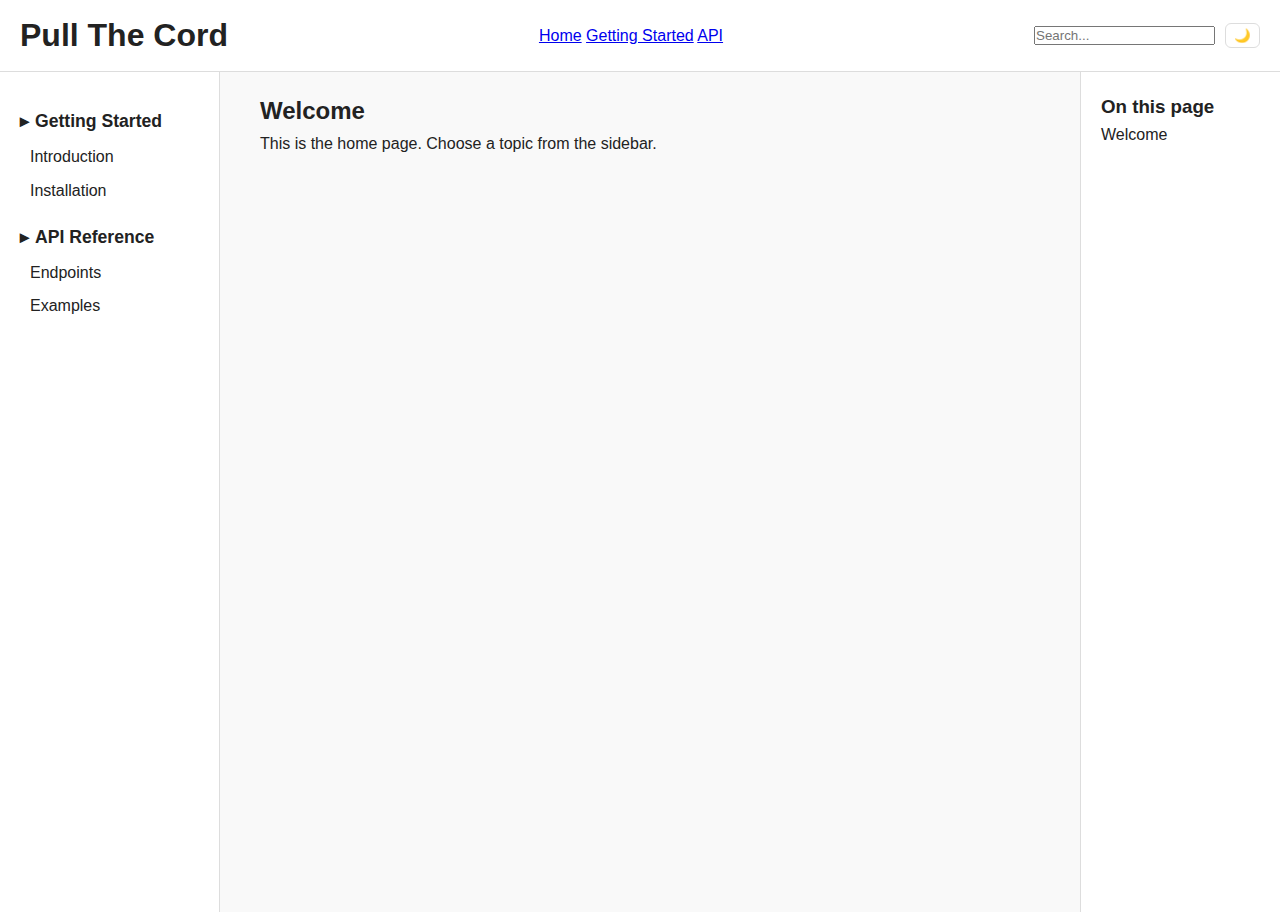
<file: index.html>
<!DOCTYPE html>
<html lang="en">
<head>
  <meta charset="UTF-8">
  <meta name="viewport" content="width=device-width, initial-scale=1.0">
  <title>Pull The Cord</title>
  <link rel="stylesheet" href="/style.css">
  <script src="/preload.js"></script>
</head>
<body>
  <header></header>
  <div class="layout">
    <nav class="sidebar"></nav>
    <main>
      <section id="welcome">
        <h2>Welcome</h2>
        <p>This is the home page. Choose a topic from the sidebar.</p>
      </section>
    </main>
    <aside class="toc">
      <h3>On this page</h3>
      <ul id="toc-list"></ul>
    </aside>
  </div>
  <script src="/script.js"></script>
</body>
</html>
</file>
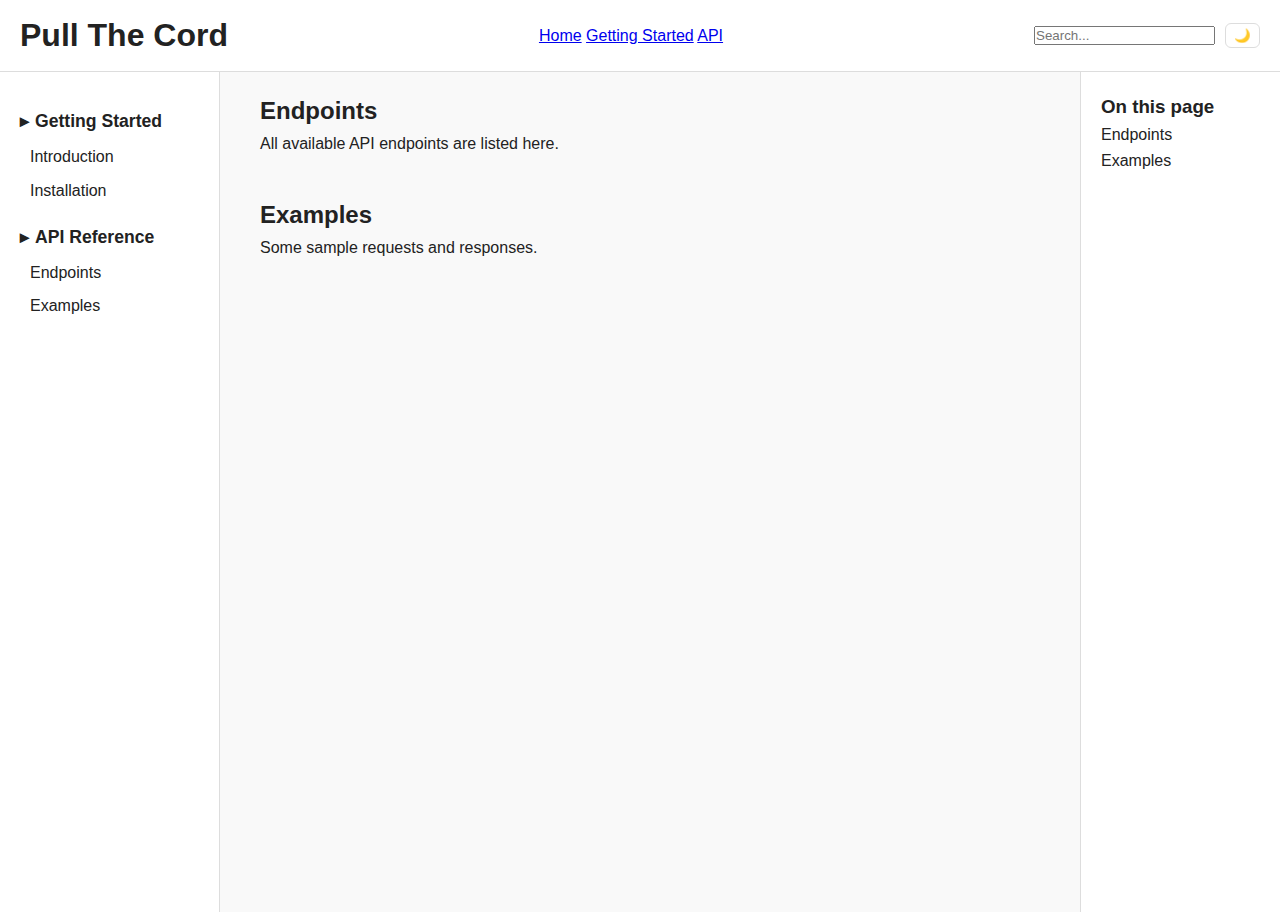
<file: api.html>
<!DOCTYPE html>
<html lang="en">
<head>
  <meta charset="UTF-8">
  <meta name="viewport" content="width=device-width, initial-scale=1.0">
  <title>API Reference</title>
  <link rel="stylesheet" href="/style.css">
  <script src="/preload.js"></script>
</head>
<body>
  <header></header>
  <div class="layout">
    <nav class="sidebar"></nav>
    <main>
      <section id="endpoints">
        <h2>Endpoints</h2>
        <p>All available API endpoints are listed here.</p>
      </section>
      <section id="examples">
        <h2>Examples</h2>
        <p>Some sample requests and responses.</p>
      </section>
    </main>
    <aside class="toc">
      <h3>On this page</h3>
      <ul id="toc-list"></ul>
    </aside>
  </div>
  <script src="/script.js"></script>
</body>
</html>
</file>
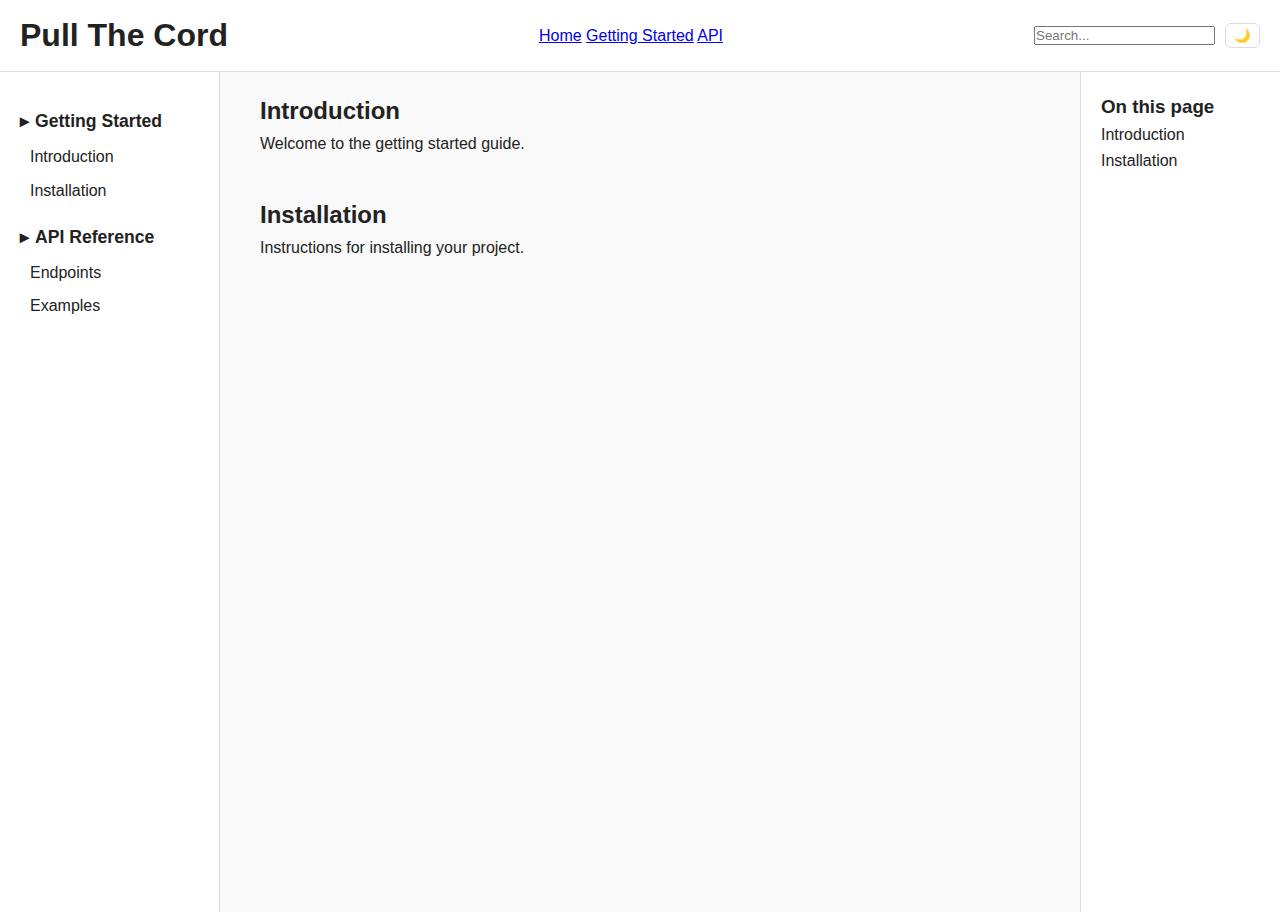
<file: getting-started.html>
<!DOCTYPE html>
<html lang="en">
<head>
  <meta charset="UTF-8">
  <meta name="viewport" content="width=device-width, initial-scale=1.0">
  <title>Getting Started</title>
  <link rel="stylesheet" href="/style.css">
  <script src="/preload.js"></script>
</head>
<body>
  <header></header>
  <div class="layout">
    <nav class="sidebar"></nav>
    <main>
      <section id="intro">
        <h2>Introduction</h2>
        <p>Welcome to the getting started guide.</p>
      </section>
      <section id="install">
        <h2>Installation</h2>
        <p>Instructions for installing your project.</p>
      </section>
    </main>
    <aside class="toc">
      <h3>On this page</h3>
      <ul id="toc-list"></ul>
    </aside>
  </div>
  <script src="/script.js"></script>
</body>
</html>
</file>
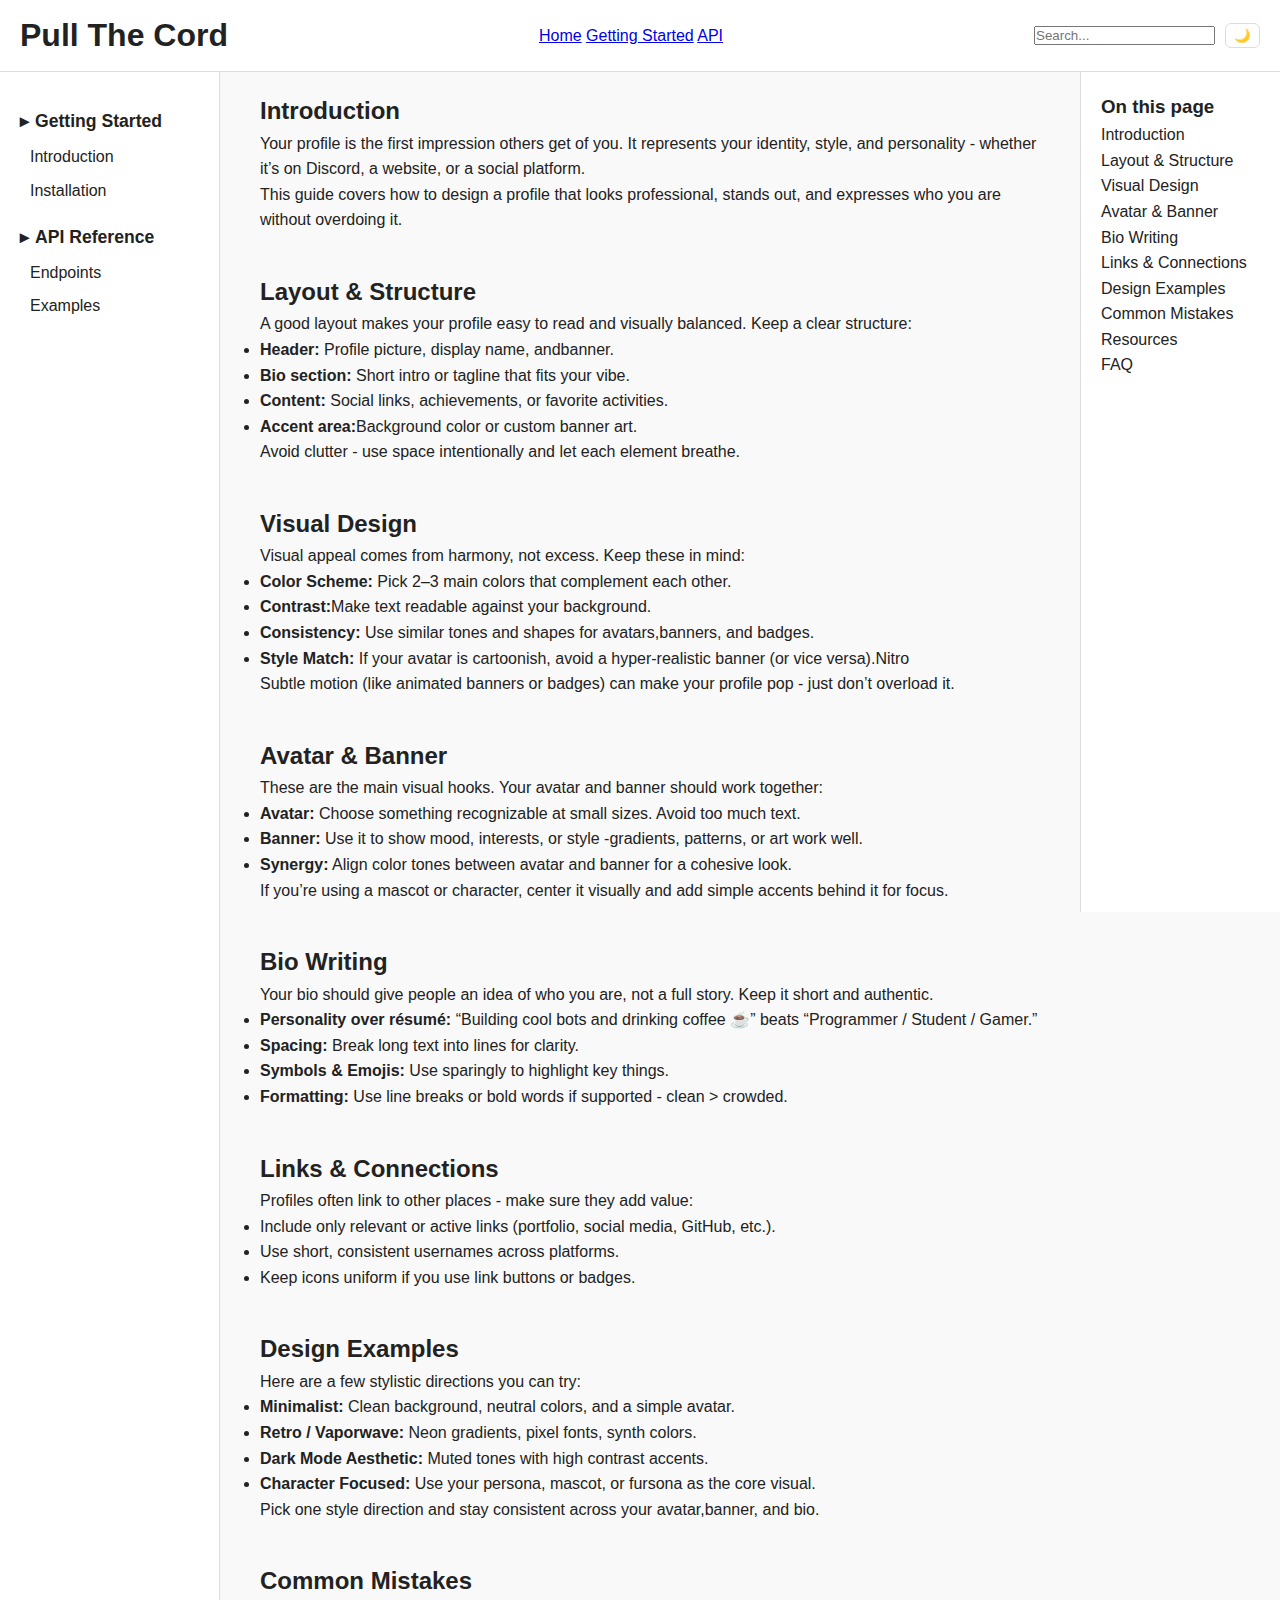
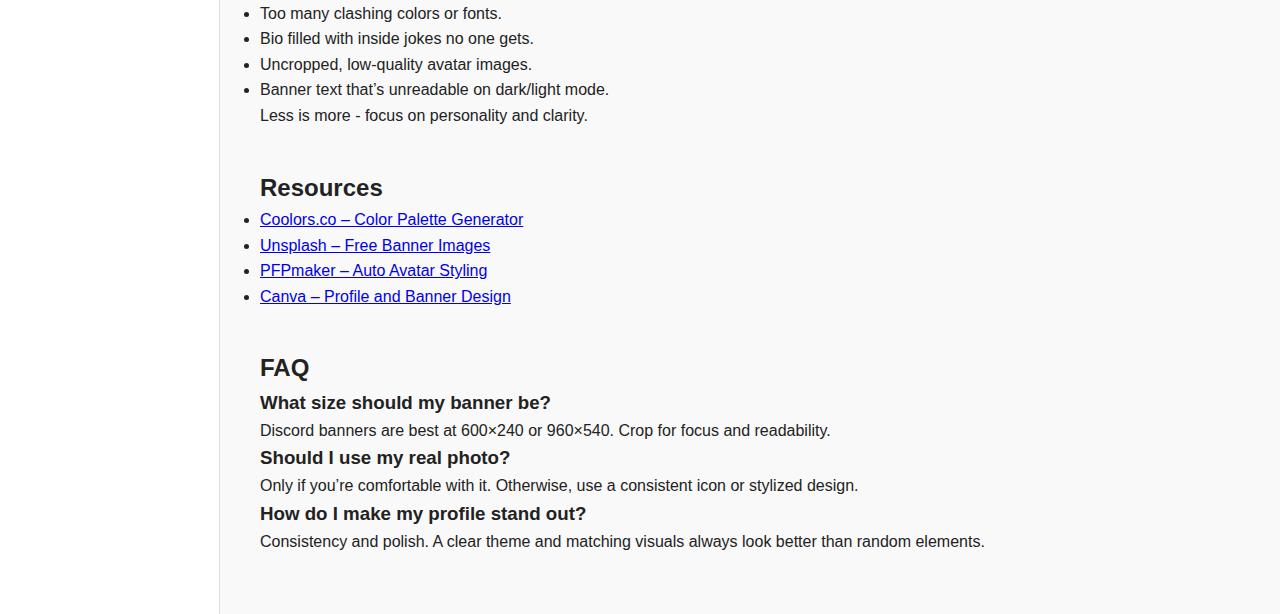
<file: profiles.html>
<!DOCTYPE html>
<html lang="en">
<head>
  <meta charset="UTF-8">
  <meta name="viewport" content="width=device-width, initial-scale=1.0">
  <title>Profile Design</title>
  <link rel="stylesheet" href="/style.css">
  <script src="/preload.js"></script>
</head>
<body>
  <header></header>

  <div class="layout">
    <nav class="sidebar"></nav>

    <main>
      <section id="intro">
        <h2>Introduction</h2>
        <p>Your profile is the first impression others get of you. It represents your identity, style, and personality - whether it’s on Discord, a website, or a social platform.</p>
        <p>This guide covers how to design a profile that looks professional, stands out, and expresses who you are without overdoing it.</p>
      </section>

      <section id="layout">
        <h2>Layout & Structure</h2>
        <p>A good layout makes your profile easy to read and visually balanced. Keep a clear structure:</p>
        <ul>
          <li><strong>Header:</strong> Profile picture, display name, and<span class="nitro">banner</span>.</li>
          <li><strong>Bio section:</strong> Short intro or tagline that fits your vibe.</li>
          <li><strong>Content:</strong> Social links, achievements, or favorite activities.</li>
          <li><strong>Accent area:</strong><span class="nitro">Background color or custom banner art.</span></li>
        </ul>
        <p>Avoid clutter - use space intentionally and let each element breathe.</p>
      </section>

      <section id="visuals">
        <h2>Visual Design</h2>
        <p>Visual appeal comes from harmony, not excess. Keep these in mind:</p>
        <ul>
          <li><strong>Color Scheme:</strong> Pick 2–3 main colors that complement each other.</li>
          <li><strong>Contrast:</strong><span class="nitro">Make text readable against your background</span>.</li>
          <li><strong>Consistency:</strong> Use similar tones and shapes for avatars,<span class="nitro">banners</span>, and badges.</li>
          <li><strong>Style Match:</strong> If your avatar is cartoonish, avoid a hyper-realistic <span class="nitro">banner</span> (or vice versa).<span class="nitro">Nitro</span></li>
        </ul>
        <p>Subtle motion (like <span class="nitro">animated banners</span> or badges) can make your profile pop - just don’t overload it.</p>
      </section>

      <section id="avatar-banner">
        <h2>Avatar & Banner</h2>
        <p>These are the main visual hooks. Your avatar and banner should work together:</p>
        <ul>
          <li><strong>Avatar:</strong> Choose something recognizable at small sizes. Avoid too much text.</li>
          <li><strong>Banner:</strong> Use it to show mood, interests, or style -<span class="nitro">gradients, patterns, or art work well.</span></li>
          <li><strong>Synergy:</strong> Align color tones between avatar and <span class="nitro">banner</span> for a cohesive look.</li>
        </ul>
        <p>If you’re using a mascot or character, center it visually and add simple accents behind it for focus.</p>
      </section>

      <section id="bio">
        <h2>Bio Writing</h2>
        <p>Your bio should give people an idea of who you are, not a full story. Keep it short and authentic.</p>
        <ul>
          <li><strong>Personality over résumé:</strong> “Building cool bots and drinking coffee ☕” beats “Programmer / Student / Gamer.”</li>
          <li><strong>Spacing:</strong> Break long text into lines for clarity.</li>
          <li><strong>Symbols & Emojis:</strong> Use sparingly to highlight key things.</li>
          <li><strong>Formatting:</strong> Use line breaks or bold words if supported - clean > crowded.</li>
        </ul>
      </section>

      <section id="links">
        <h2>Links & Connections</h2>
        <p>Profiles often link to other places - make sure they add value:</p>
        <ul>
          <li>Include only relevant or active links (portfolio, social media, GitHub, etc.).</li>
          <li>Use short, consistent usernames across platforms.</li>
          <li>Keep icons uniform if you use link buttons or badges.</li>
        </ul>
      </section>

      <section id="style-examples">
        <h2>Design Examples</h2>
        <p>Here are a few stylistic directions you can try:</p>
        <ul>
          <li><strong>Minimalist:</strong> Clean background, neutral colors, and a simple avatar.</li>
          <li><strong>Retro / Vaporwave:</strong> Neon gradients, pixel fonts, synth colors.</li>
          <li><strong>Dark Mode Aesthetic:</strong> Muted tones with high contrast accents.</li>
          <li><strong>Character Focused:</strong> Use your persona, mascot, or fursona as the core visual.</li>
        </ul>
        <p>Pick one style direction and stay consistent across your avatar,<span class="nitro">banner</span>, and bio.</p>
      </section>

      <section id="common-mistakes">
        <h2>Common Mistakes</h2>
        <ul>
          <li>Too many clashing colors or fonts.</li>
          <li>Bio filled with inside jokes no one gets.</li>
          <li>Uncropped, low-quality avatar images.</li>
          <li><span class="nitro">Banner text that’s unreadable on dark/light mode.</span></li>
        </ul>
        <p>Less is more - focus on personality and clarity.</p>
      </section>

      <section id="resources">
        <h2>Resources</h2>
        <ul>
          <li><a href="https://coolors.co" target="_blank">Coolors.co – Color Palette Generator</a></li>
          <li><a href="https://unsplash.com" target="_blank">Unsplash – Free Banner Images</a></li>
          <li><a href="https://pfpmaker.com" target="_blank">PFPmaker – Auto Avatar Styling</a></li>
          <li><a href="https://canva.com" target="_blank">Canva – Profile and Banner Design</a></li>
        </ul>
      </section>

      <section id="faq">
        <h2>FAQ</h2>

        <span class="nitro">
        <h3>What size should my banner be?</h3>
        <p>Discord banners are best at 600×240 or 960×540. Crop for focus and readability.</p>
        </span>

        <h3>Should I use my real photo?</h3>
        <p>Only if you’re comfortable with it. Otherwise, use a consistent icon or stylized design.</p>

        <h3>How do I make my profile stand out?</h3>
        <p>Consistency and polish. A clear theme and matching visuals always look better than random elements.</p>
      </section>
    </main>

    <aside class="toc">
      <h3>On this page</h3>
      <ul id="toc-list"></ul>
    </aside>
  </div>

  <script src="/script.js"></script>
</body>
</html>
</file>
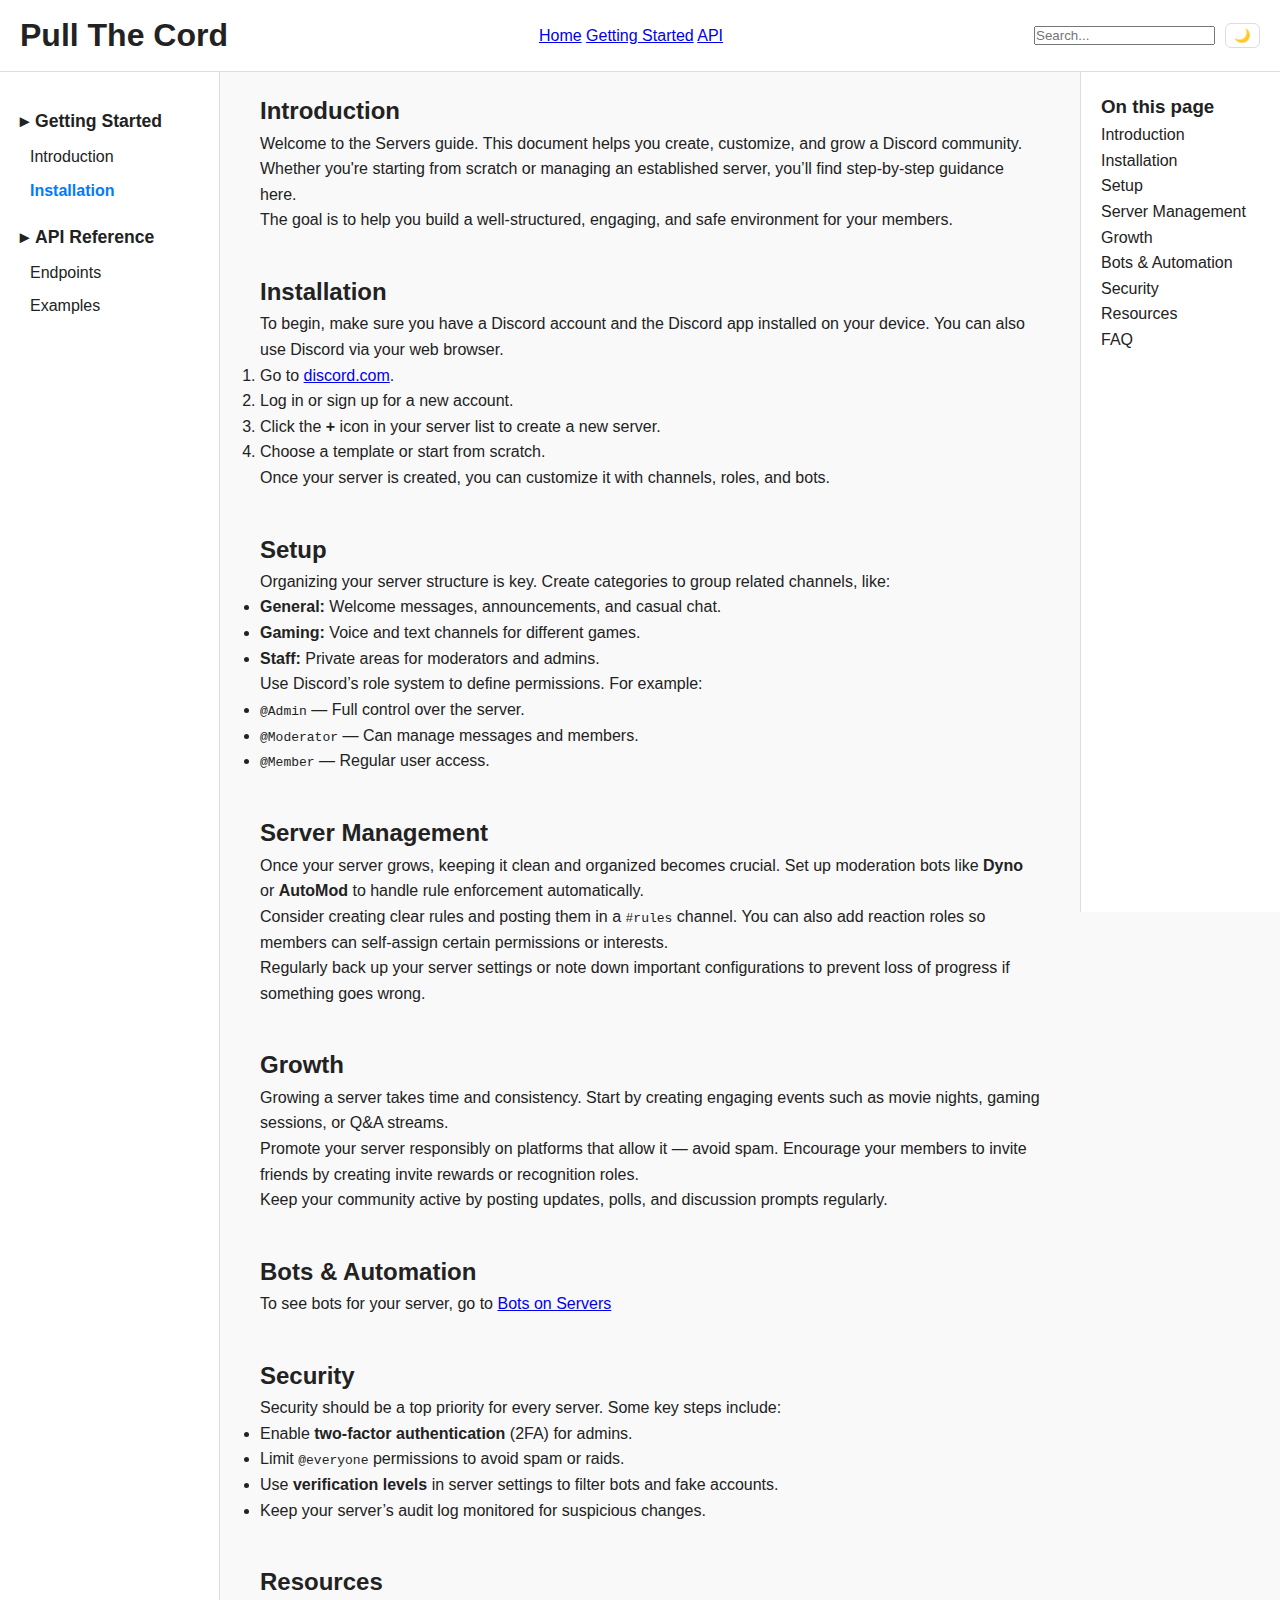
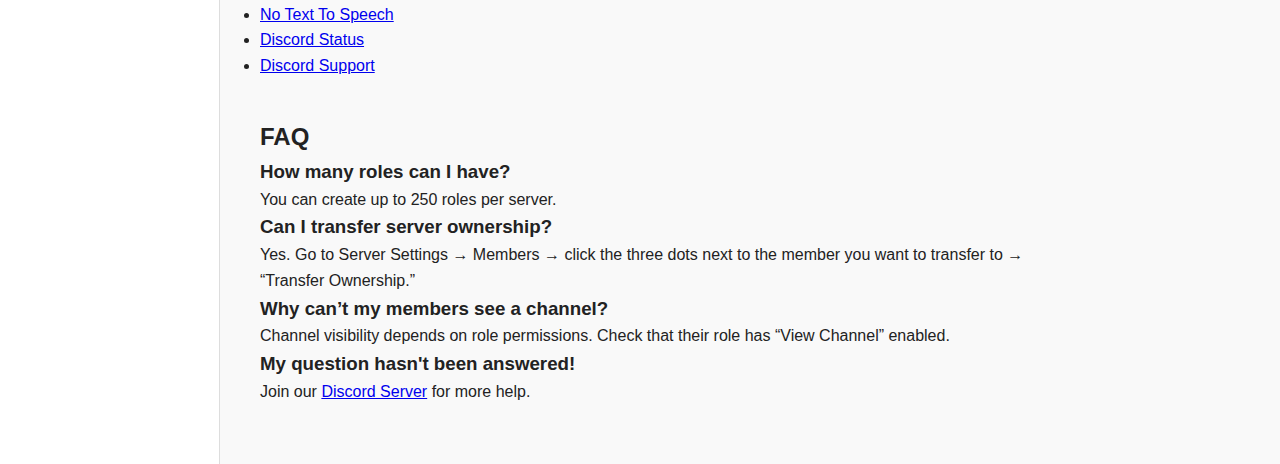
<file: servers.html>
<!DOCTYPE html>
<html lang="en">
<head>
  <meta charset="UTF-8">
  <meta name="viewport" content="width=device-width, initial-scale=1.0">
  <title>Servers</title>
  <link rel="stylesheet" href="/style.css">
  <script src="/preload.js"></script>
</head>
<body>
  <header></header>

  <div class="layout">
    <nav class="sidebar"></nav>

    <main>
      <section id="intro">
        <h2>Introduction</h2>
        <p>Welcome to the Servers guide. This document helps you create, customize, and grow a Discord community. Whether you're starting from scratch or managing an established server, you’ll find step-by-step guidance here.</p>
        <p>The goal is to help you build a well-structured, engaging, and safe environment for your members.</p>
      </section>

      <section id="install">
        <h2>Installation</h2>
        <p>To begin, make sure you have a Discord account and the Discord app installed on your device. You can also use Discord via your web browser.</p>
        <ol>
          <li>Go to <a href="https://discord.com" target="_blank">discord.com</a>.</li>
          <li>Log in or sign up for a new account.</li>
          <li>Click the <strong>+</strong> icon in your server list to create a new server.</li>
          <li>Choose a template or start from scratch.</li>
        </ol>
        <p>Once your server is created, you can customize it with channels, roles, and bots.</p>
      </section>

      <section id="setup">
        <h2>Setup</h2>
        <p>Organizing your server structure is key. Create categories to group related channels, like:</p>
        <ul>
          <li><strong>General:</strong> Welcome messages, announcements, and casual chat.</li>
          <li><strong>Gaming:</strong> Voice and text channels for different games.</li>
          <li><strong>Staff:</strong> Private areas for moderators and admins.</li>
        </ul>
        <p>Use Discord’s role system to define permissions. For example:</p>
        <ul>
          <li><code>@Admin</code> — Full control over the server.</li>
          <li><code>@Moderator</code> — Can manage messages and members.</li>
          <li><code>@Member</code> — Regular user access.</li>
        </ul>
      </section>

      <section id="management">
        <h2>Server Management</h2>
        <p>Once your server grows, keeping it clean and organized becomes crucial. Set up moderation bots like <strong>Dyno</strong> or <strong>AutoMod</strong> to handle rule enforcement automatically.</p>
        <p>Consider creating clear rules and posting them in a <code>#rules</code> channel. You can also add reaction roles so members can self-assign certain permissions or interests.</p>
        <p>Regularly back up your server settings or note down important configurations to prevent loss of progress if something goes wrong.</p>
      </section>

      <section id="growth">
        <h2>Growth</h2>
        <p>Growing a server takes time and consistency. Start by creating engaging events such as movie nights, gaming sessions, or Q&A streams.</p>
        <p>Promote your server responsibly on platforms that allow it — avoid spam. Encourage your members to invite friends by creating invite rewards or recognition roles.</p>
        <p>Keep your community active by posting updates, polls, and discussion prompts regularly.</p>
      </section>

      <section id="bots">
        <h2>Bots & Automation</h2>
        <p>To see bots for your server, go to <a href="/bots.html#on-servers">Bots on Servers</a></p>
      <!-- <h2>Bots & Automation</h2>
        <p>Bots can automate moderation, add fun features, and improve engagement. Some popular bots include:</p>
        <ul>
          <li><strong>MEE6:</strong> Leveling, moderation, and welcome messages.</li>
          <li><strong>Dyno:</strong> Advanced moderation and logging.</li>
          <li><strong>Statbot:</strong> Server analytics and activity tracking.</li>
          <li><strong>NerdBot (custom):</strong> A bot you can develop yourself using <code>discord.js</code> to fit your needs.</li>
        </ul>
        <p>Always review bot permissions before inviting them — avoid giving unnecessary admin access.</p>
      -->
      </section>

      <section id="security">
        <h2>Security</h2>
        <p>Security should be a top priority for every server. Some key steps include:</p>
        <ul>
          <li>Enable <strong>two-factor authentication</strong> (2FA) for admins.</li>
          <li>Limit <code>@everyone</code> permissions to avoid spam or raids.</li>
          <li>Use <strong>verification levels</strong> in server settings to filter bots and fake accounts.</li>
          <li>Keep your server’s audit log monitored for suspicious changes.</li>
        </ul>
      </section>

      <section id="resources">
        <h2>Resources</h2>
        <ul>
    <!--  <li><a href="https://discord.com/developers/docs/intro" target="_blank">Discord Developer Portal</a></li>
          <li><a href="https://discordjs.guide" target="_blank">Discord.js Guide</a></li>
          <li><a href="https://top.gg" target="_blank">Top.gg Bot List</a></li> -->
          <li><a href="https://youtube.com/notexttospeech" target="_blank">No Text To Speech</a></li>
          <li><a href="https://discordstatus.com" target="_blank">Discord Status</a></li>
          <li><a href="https://support.discord.com" target="_blank">Discord Support</a></li>
        </ul>
      </section>

      <section id="faq">
        <h2>FAQ</h2>
        <h3>How many roles can I have?</h3>
        <p>You can create up to 250 roles per server.</p>

        <h3>Can I transfer server ownership?</h3>
        <p>Yes. Go to Server Settings → Members → click the three dots next to the member you want to transfer to → “Transfer Ownership.”</p>

        <h3>Why can’t my members see a channel?</h3>
        <p>Channel visibility depends on role permissions. Check that their role has “View Channel” enabled.</p>

        <h3>My question hasn't been answered!</h3>
        <p>Join our <a href="https://dsc.gg/thetechhub" target="_blank">Discord Server</a> for more help.</p>
      </section>
    </main>

    <aside class="toc">
      <h3>On this page</h3>
      <ul id="toc-list"></ul>
    </aside>
  </div>

  <script src="/script.js"></script>
</body>
</html>
</file>
<file: style.css>
* {
  margin: 0;
  padding: 0;
  box-sizing: border-box;
}

html {
  scroll-behavior: smooth;
}

/* ---------- THEME VARIABLES ---------- */
:root {
  --bg: #f9f9f9;
  --text: #222;
  --card: #fff;
  --border: #ddd;
  --link: #007bff;
}

[data-theme="dark"] {
  --bg: #0f1116;
  --text: #ddd;
  --card: #181b22;
  --border: #333;
  --link: #4da3ff;
}

body {
  font-family: sans-serif;
  line-height: 1.6;
  background: var(--bg);
  color: var(--text);
  transition: background 0.3s, color 0.3s;
}

header {
  background: var(--card);
  padding: 10px 20px;
  border-bottom: 1px solid var(--border);
  display: flex;
  justify-content: space-between;
  align-items: center;
  position: sticky;
  top: 0;
  z-index: 100;
}

.header-controls {
  display: flex;
  align-items: center;
  gap: 10px;
}

#theme-toggle {
  background: none;
  border: 1px solid var(--border);
  border-radius: 6px;
  padding: 4px 8px;
  color: var(--text);
  cursor: pointer;
  transition: background 0.2s;
}

#theme-toggle:hover {
  background: var(--border);
}

.layout {
  display: grid;
  grid-template-columns: 220px 1fr 200px;
  min-height: calc(100vh - 60px);
}

.sidebar {
  background: var(--card);
  border-right: 1px solid var(--border);
  padding: 20px;
  transition: background 0.3s;
}

.sidebar h2 {
  cursor: pointer;
  font-size: 1.1rem;
  margin: 15px 0 5px;
}

.sidebar ul {
  list-style: none;
  margin: 0 0 10px;
  padding-left: 10px;
  transition: all 0.3s ease;
}

.sidebar ul.collapsed {
  max-height: 0;
  overflow: hidden;
  opacity: 0;
}

.sidebar h2::before {
  content: "▸";
  margin-right: 6px;
  transition: transform 0.2s;
}

.sidebar h2.open::before {
  transform: rotate(90deg);
}

.sidebar a {
  color: var(--text);
  text-decoration: none;
  display: block;
  padding: 4px 0;
}

.sidebar a:hover {
  color: var(--link);
}

.sidebar a.active {
  color: var(--link);
  font-weight: bold;
}

main {
  padding: 20px 40px;
}

main section {
  margin-bottom: 40px;
}

.toc {
  background: var(--card);
  border-left: 1px solid var(--border);
  padding: 20px;
  position: sticky;
  top: 60px;
  height: calc(100vh - 60px);
  overflow-y: auto;
  transition: background 0.3s;
}

.toc ul {
  list-style: none;
}

.toc a {
  text-decoration: none;
  color: var(--text);
}

.toc a:hover {
  color: var(--link);
}

/* Mobile responsive */
@media (max-width: 900px) {
  .layout {
    grid-template-columns: 1fr;
  }
  .sidebar {
    border-right: none;
    border-bottom: 1px solid var(--border);
    padding: 10px 20px;
  }
  .toc {
    display: none;
  }
}
</file>
